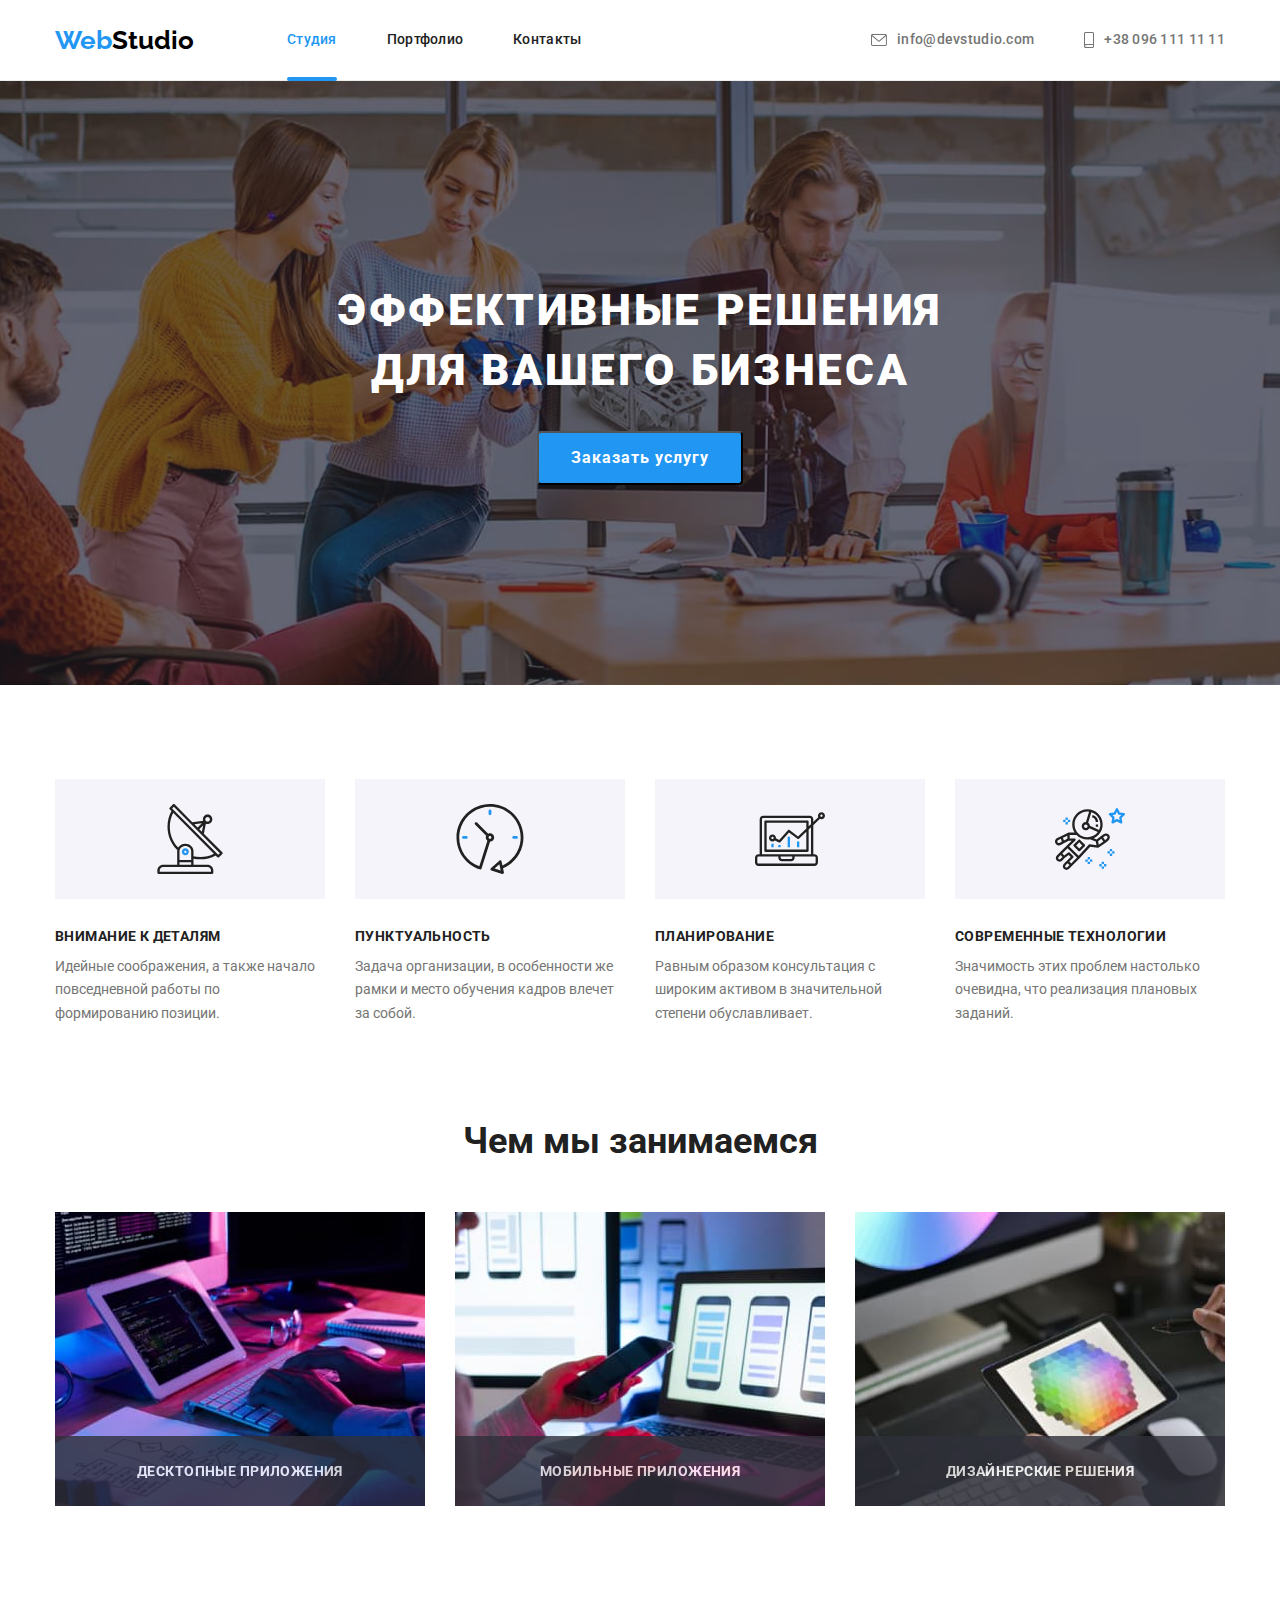
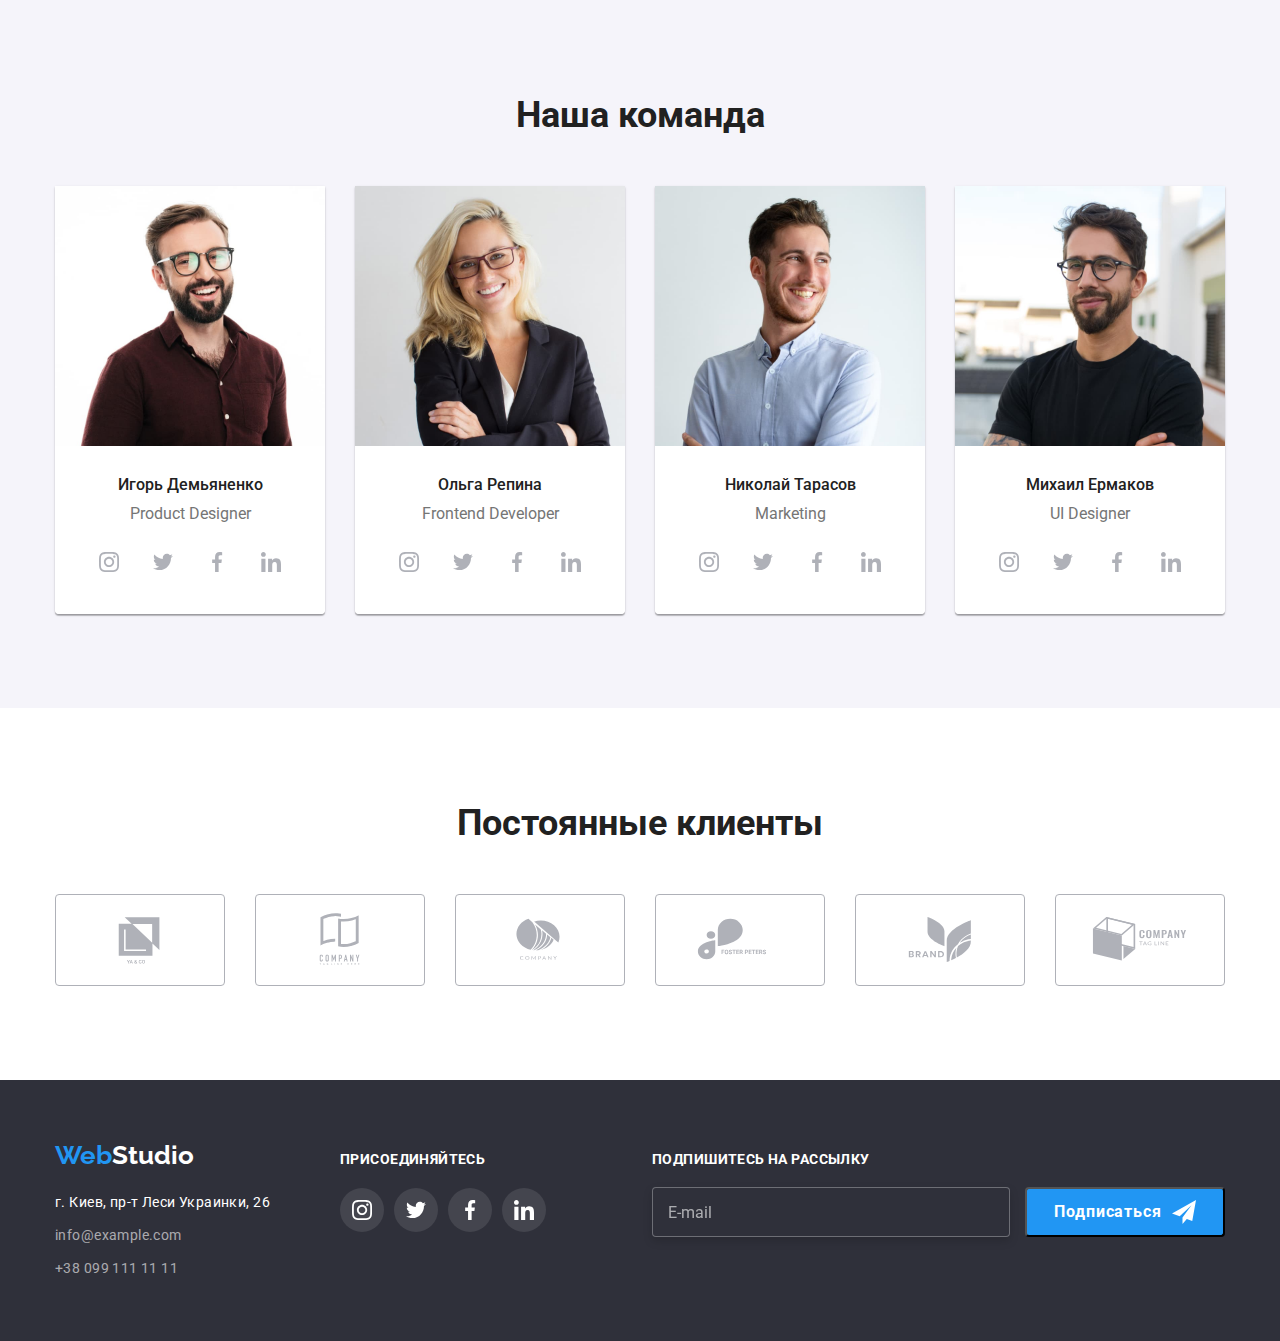
<file: index.html>
<!DOCTYPE html>
<html lang="ru">
  <head>
    <meta charset="UTF-8" />
    <meta http-equiv="X-UA-Compatible" content="IE=edge" />
    <meta name="viewport" content="width=device-width, initial-scale=1.0" />
    <title>VebStudio</title>
    <link rel="preconnect" href="https://fonts.googleapis.com" />
    <link rel="preconnect" href="https://fonts.gstatic.com" crossorigin />
    <link
      href="https://fonts.googleapis.com/css2?family=Dancing+Script&family=Raleway:wght@700&family=Roboto:wght@400;500;700;900&display=swap"
      rel="stylesheet"
    />
    <link
      rel="stylesheet"
      href="https://cdnjs.cloudflare.com/ajax/libs/modern-normalize/1.1.0/modern-normalize.min.css"
    />
    <link rel="stylesheet" href="./css/styles.css" />
  </head>
  <body>
    <!------------------------------------------------header--------------------------------------->
    <header class="page-header">
      <div class="container main-nav">
        <nav class="main-nav">
          <a href="" class="labe"> Web<span class="studio">Studio</span> </a>
          <ul class="site-nav list">
            <li class="link-margin">
              <a href="" class="active-studio serif klik">Студия</a>
            </li>
            <li class="link-margin">
              <a href="./portfolio.html" class="link klik">Портфолио</a>
            </li>
            <li class="link-margin"><a href="" class="link klik">Контакты</a></li>
          </ul>
        </nav>
        <ul class="mailtel list">
          <li class="link-margin">
            <a href="mailto:info@devstudio.com" class="mt link site-nav">
              <svg class="header-icons" width="16" height="12">
                <use href="./images/icons.svg#icon-envelope-hover-1"></use>
              </svg>
              info@devstudio.com
            </a>
          </li>
          <li class="">
            <a href="tel:+380961111111" class="mt link site-nav">
              <svg class="header-icons" width="10" height="16">
                <use href="./images/icons.svg#icon-smartphone-1"></use>
              </svg>

              +38 096 111 11 11
            </a>
          </li>
        </ul>
      </div>
    </header>
    <!-- ----------------------------------------------- HERO------------------------------------ -->
    <main>
      <section class="hero overlay">
        <div class="container cont-title-hero">
          <h1 class="title-hero cont-title-hero">ЭФФЕКТИВНЫЕ РЕШЕНИЯ ДЛЯ ВАШЕГО БИЗНЕСА</h1>

          <button type="button" class="button" data-modal-open>Заказать услугу</button>
        </div>
      </section>
      <!-- ---------------------------------------------------------------------преимущества -->

      <section class="section">
        <div class="container">
          <ul class="feature-list list">
            <li class="benefits-list">
              <div class="benefits-img-list">
                <svg width="70" height="70">
                  <use href="./images/icons.svg#icon-antenna"></use>
                </svg>
              </div>
              <h3 class="title-benefits">Внимание к деталям</h3>
              <p class="benefits">
                Идейные соображения, а также начало повседневной работы по формированию позиции.
              </p>
            </li>
            <li class="benefits-list">
              <div class="benefits-img-list">
                <svg width="70" height="70">
                  <use href="./images/icons.svg#icon-clock"></use>
                </svg>
              </div>
              <h3 class="title-benefits">Пунктуальность</h3>
              <p class="benefits">
                Задача организации, в особенности же рамки и место обучения кадров влечет за собой.
              </p>
            </li>
            <li class="benefits-list">
              <div class="benefits-img-list">
                <svg width="70" height="70">
                  <use href="./images/icons.svg#icon-diagram"></use>
                </svg>
              </div>
              <h3 class="title-benefits">Планирование</h3>
              <p class="benefits">
                Равным образом консультация с широким активом в значительной степени обуславливает.
              </p>
            </li>
            <li class="benefits-list">
              <div class="benefits-img-list">
                <svg width="70" height="70">
                  <use href="./images/icons.svg#icon-astronaut"></use>
                </svg>
              </div>
              <h3 class="title-benefits">Современные технологии</h3>
              <p class="benefits">
                Значимость этих проблем настолько очевидна, что реализация плановых заданий.
              </p>
            </li>
          </ul>
        </div>
      </section>
      <!----------------------------------------------------------------- картинки -->
      <section class="section pading-zero">
        <div class="container">
          <h2 class="zaholovok">Чем мы занимаемся</h2>
          <ul class="flex-container">
            <li class="flex-element">
              <div class="parents-overlay">
                <img src="./images/img1.jpg" alt="компьютер" width="370" height="294" />

                <div class="img-ovrl">
                  <p class="text-img-ovrl">Десктопные приложения</p>
                </div>
              </div>
            </li>
            <li class="flex-element">
              <div class="parents-overlay">
                <img src="./images/img2.jpg" alt="ноутбук" width="370" height="294" />

                <div class="img-ovrl">
                  <p class="text-img-ovrl">Мобильные приложения</p>
                </div>
              </div>
            </li>
            <li class="flex-element">
              <div class="parents-overlay">
                <img src="./images/img3.jpg" alt="планшет" width="370" height="294" />

                <div class="img-ovrl">
                  <p class="text-img-ovrl">Дизайнерские решения</p>
                </div>
              </div>
            </li>
          </ul>
        </div>
      </section>
      <!--------------------------------------------------------------------- команда -->
      <section class="section-comand section pading-zero">
        <div class="container">
          <h2 class="zaholovok-comands">Наша команда</h2>
          <ul class="feature-list list">
            <li class="shadow">
              <img src="./images/img5.jpg" alt="мужчина" width="270" />

              <div class="master-bottom">
                <h3 class="name-master">Игорь Демьяненко</h3>
                <p lang="en" class="job-master">Product Designer</p>
                <ul class="master-social-list list">
                  <li class="master-social-item">
                    <a href="" class="master-social-link">
                      <svg class="master-social-icon" width="20" height="20">
                        <use href="./images/icons.svg#icon-instagram"></use>
                      </svg>
                    </a>
                  </li>
                  <li class="master-social-item">
                    <a href="" class="master-social-link">
                      <svg class="master-social-icon" width="20" height="20  ">
                        <use href="./images/icons.svg#icon-twitter"></use>
                      </svg>
                    </a>
                  </li>
                  <li class="master-social-item">
                    <a href="" class="master-social-link">
                      <svg class="master-social-icon" width="20" height="20">
                        <use href="./images/icons.svg#icon-facebook"></use>
                      </svg>
                    </a>
                  </li>
                  <li class="master-social-item">
                    <a href="" class="master-social-link">
                      <svg class="master-social-icon" width="20" height="20">
                        <use href="./images/icons.svg#icon-linkedin"></use>
                      </svg>
                    </a>
                  </li>
                </ul>
              </div>
            </li>
            <li class="shadow">
              <img src="./images/img6.jpg" alt="женщина" width="270" />

              <div class="master-bottom">
                <h3 class="name-master">Ольга Репина</h3>
                <p lang="en" class="job-master">Frontend Developer</p>
                <ul class="master-social-list list">
                  <li class="master-social-item">
                    <a href="" class="master-social-link">
                      <svg class="master-social-icon" width="20" height="20">
                        <use href="./images/icons.svg#icon-instagram"></use>
                      </svg>
                    </a>
                  </li>
                  <li class="master-social-item">
                    <a href="" class="master-social-link">
                      <svg class="master-social-icon" width="20" height="20  ">
                        <use href="./images/icons.svg#icon-twitter"></use>
                      </svg>
                    </a>
                  </li>
                  <li class="master-social-item">
                    <a href="" class="master-social-link">
                      <svg class="master-social-icon" width="20" height="20">
                        <use href="./images/icons.svg#icon-facebook"></use>
                      </svg>
                    </a>
                  </li>
                  <li class="master-social-item">
                    <a href="" class="master-social-link">
                      <svg class="master-social-icon" width="20" height="20">
                        <use href="./images/icons.svg#icon-linkedin"></use>
                      </svg>
                    </a>
                  </li>
                </ul>
              </div>
            </li>
            <li class="shadow">
              <img src="./images/img7.jpg" alt="мужчина" width="270" />

              <div class="master-bottom">
                <h3 class="name-master">Николай Тарасов</h3>
                <p lang="en" class="job-master">Marketing</p>
                <ul class="master-social-list list">
                  <li class="master-social-item">
                    <a href="" class="master-social-link">
                      <svg class="master-social-icon" width="20" height="20">
                        <use href="./images/icons.svg#icon-instagram"></use>
                      </svg>
                    </a>
                  </li>
                  <li class="master-social-item">
                    <a href="" class="master-social-link">
                      <svg class="master-social-icon" width="20" height="20  ">
                        <use href="./images/icons.svg#icon-twitter"></use>
                      </svg>
                    </a>
                  </li>
                  <li class="master-social-item">
                    <a href="" class="master-social-link">
                      <svg class="master-social-icon" width="20" height="20">
                        <use href="./images/icons.svg#icon-facebook"></use>
                      </svg>
                    </a>
                  </li>
                  <li class="master-social-item">
                    <a href="" class="master-social-link">
                      <svg class="master-social-icon" width="20" height="20">
                        <use href="./images/icons.svg#icon-linkedin"></use>
                      </svg>
                    </a>
                  </li>
                </ul>
              </div>
            </li>
            <li class="shadow">
              <img src="./images/img8.jpg" alt="мужчина" width="270" />

              <div class="master-bottom">
                <h3 class="name-master">Михаил Ермаков</h3>
                <p lang="en" class="job-master">UI Designer</p>
                <ul class="master-social-list list">
                  <li class="master-social-item">
                    <a href="" class="master-social-link">
                      <svg class="master-social-icon" width="20" height="20">
                        <use href="./images/icons.svg#icon-instagram"></use>
                      </svg>
                    </a>
                  </li>
                  <li class="master-social-item">
                    <a href="" class="master-social-link">
                      <svg class="master-social-icon" width="20" height="20  ">
                        <use href="./images/icons.svg#icon-twitter"></use>
                      </svg>
                    </a>
                  </li>
                  <li class="master-social-item">
                    <a href="" class="master-social-link">
                      <svg class="master-social-icon" width="20" height="20">
                        <use href="./images/icons.svg#icon-facebook"></use>
                      </svg>
                    </a>
                  </li>
                  <li class="master-social-item">
                    <a href="" class="master-social-link">
                      <svg class="master-social-icon" width="20" height="20">
                        <use href="./images/icons.svg#icon-linkedin"></use>
                      </svg>
                    </a>
                  </li>
                </ul>
              </div>
            </li>
          </ul>
        </div>
      </section>

      <!-- ------------------------regular-client-------------------- -->
      <section class="section">
        <div class="container">
          <h2 class="zaholovok">Постоянные клиенты</h2>
          <ul class="regular-client-list list">
            <li class="regular-client-list-mrg">
              <a href="" class="regular-client-link">
                <svg class="regular-client-icon" width="106" height="60">
                  <use href="./images/icons.svg#icon-Logo1"></use>
                </svg>
              </a>
            </li>
            <li class="regular-client-list-mrg">
              <a href="" class="regular-client-link">
                <svg class="regular-client-icon" width="106" height="60">
                  <use href="./images/icons.svg#icon-Logo2"></use>
                </svg>
              </a>
            </li>
            <li class="regular-client-list-mrg">
              <a href="" class="regular-client-link">
                <svg class="regular-client-icon" width="106" height="60">
                  <use href="./images/icons.svg#icon-Logo3"></use>
                </svg>
              </a>
            </li>
            <li class="regular-client-list-mrg">
              <a href="" class="regular-client-link">
                <svg class="regular-client-icon" width="106" height="60">
                  <use href="./images/icons.svg#icon-Logo4"></use>
                </svg>
              </a>
            </li>
            <li class="regular-client-list-mrg">
              <a href="" class="regular-client-link">
                <svg class="regular-client-icon" width="106" height="60">
                  <use href="./images/icons.svg#icon-Logo5"></use>
                </svg>
              </a>
            </li>
            <li class="regular-client-list-mrg">
              <a href="" class="regular-client-link">
                <svg class="regular-client-icon" width="106" height="60">
                  <use href="./images/icons.svg#icon-Logo6"></use>
                </svg>
              </a>
            </li>
          </ul>
        </div>
      </section>
    </main>
    <!-- ------------------------------------------------------modalka-------------------- -->
    <div class="backdrop is-hidden" data-modal>
      <div class="modal">
        <form class="form">
          <p class="text-title-modal">Оставьте свои данные, мы вам перезвоним</p>
          <div class="form-field">
            <label for="user-name" class="form-label">Имя</label>
            <div class="input-div">
              <input type="text" name="user-name" id="user-name" />
              <svg class="form-pic" width="18" height="18">
                <use href="./images/icons.svg#icon-person-black-18dp-1"></use>
              </svg>
            </div>
          </div>
          <div class="form-field">
            <label for="tel" class="form-label">Телефон</label>
            <div class="input-div">
              <input type="tel" name="user-tel" id="tel" />
              <svg class="form-pic" width="18" height="18">
                <use href="./images/icons.svg#icon-phone-black-18dp-1"></use>
              </svg>
            </div>
          </div>
          <div class="form-field">
            <label for="email" class="form-label">Почта</label>
            <div class="input-div">
              <input type="email" name="user-mail" id="email" />
              <svg class="form-pic" width="18" height="18">
                <use href="./images/icons.svg#icon-email-black-18dp-1"></use>
              </svg>
            </div>
          </div>
          <div class="form-field">
            <label for="text" class="form-label">Комментарий</label>
            <textarea
              name="text-coments"
              id="text"
              rows="10"
              placeholder="Введите текст"
            ></textarea>
          </div>

          <div class="box-text-agree">
            <label for="okay" class="text-agree">
              <input class="checkbox-input" type="checkbox" name="zhoda" id="okay" value="okay" />
              <span class="custom-checkboxx"></span>
              Соглашаюсь с рассылкой и принимаю &thinsp;
              <a href="" class="form-link-agree"> Условия договора</a></label
            >
          </div>

          <button type="submit" class="mdl-enter-btn">Отправить</button>

          <button type="button" class="mdl-close-btn" data-modal-close>
            <svg class="mdl-close-btn-icon" width="18" height="18">
              <use href="./images/icons.svg#icon-close-btn-icn"></use>
            </svg>
          </button>
        </form>
      </div>
    </div>
    <!----------------------------footer----------------- -->
    <footer class="foter">
      <div class="container footer-flex">
        <div>
          <a href="" class="logo-fot"> Web<span class="studio-footer">Studio</span> </a>

          <address>
            <ul class="footer-list">
              <li class="list-margin-foter">
                <a
                  class="footer-href"
                  href="https://goo.gl/maps/ryX1TbydcaV9eqmX7"
                  target="_blank"
                  rel="noopener noreferre"
                  >г. Киев, пр-т Леси Украинки, 26</a
                >
              </li>
              <li class="list-margin-foter">
                <a class="footer-href transparent" href="mailto:info@example.com"
                  >info@example.com</a
                >
              </li>
              <li class="list-margin-foter">
                <a class="footer-href transparent" href="tel:+380961111111">+38 099 111 11 11</a>
              </li>
            </ul>
          </address>
        </div>
        <div class="footer-icon">
          <h3 class="footer-icon-text">ПРИСОЕДИНЯЙТЕСЬ</h3>
          <ul class="master-social-list list">
            <li class="master-social-item">
              <a href="" class="master-social-link color-icon-footer">
                <svg class="master-social-icon colr-icn-img-ftr" width="20" height="20">
                  <use href="./images/icons.svg#icon-instagram"></use>
                </svg>
              </a>
            </li>
            <li class="master-social-item">
              <a href="" class="master-social-link color-icon-footer">
                <svg class="master-social-icon colr-icn-img-ftr" width="20" height="20  ">
                  <use href="./images/icons.svg#icon-twitter"></use>
                </svg>
              </a>
            </li>
            <li class="master-social-item">
              <a href="" class="master-social-link color-icon-footer">
                <svg class="master-social-icon colr-icn-img-ftr" width="20" height="20">
                  <use href="./images/icons.svg#icon-facebook"></use>
                </svg>
              </a>
            </li>
            <li class="master-social-item">
              <a href="" class="master-social-link color-icon-footer">
                <svg class="master-social-icon colr-icn-img-ftr" width="20" height="20">
                  <use href="./images/icons.svg#icon-linkedin"></use>
                </svg>
              </a>
            </li>
          </ul>
        </div>

        <form class="email-input">
          <h3 class="footer-email-text">Подпишитесь на рассылку</h3>
          <div class="footer-input-div">
            <input name="mail-subscribtion" type="email" placeholder="E-mail" />
            <button type="submit" class="footer-enter-btn">
              Подписаться
              <svg class="send" width="24" height="24">
                <use href="./images/icons.svg#icon-icon-send"></use>
              </svg>
            </button>
          </div>
        </form>
      </div>
    </footer>
    <script src="./js/modal.js"></script>
  </body>
</html>
</file>
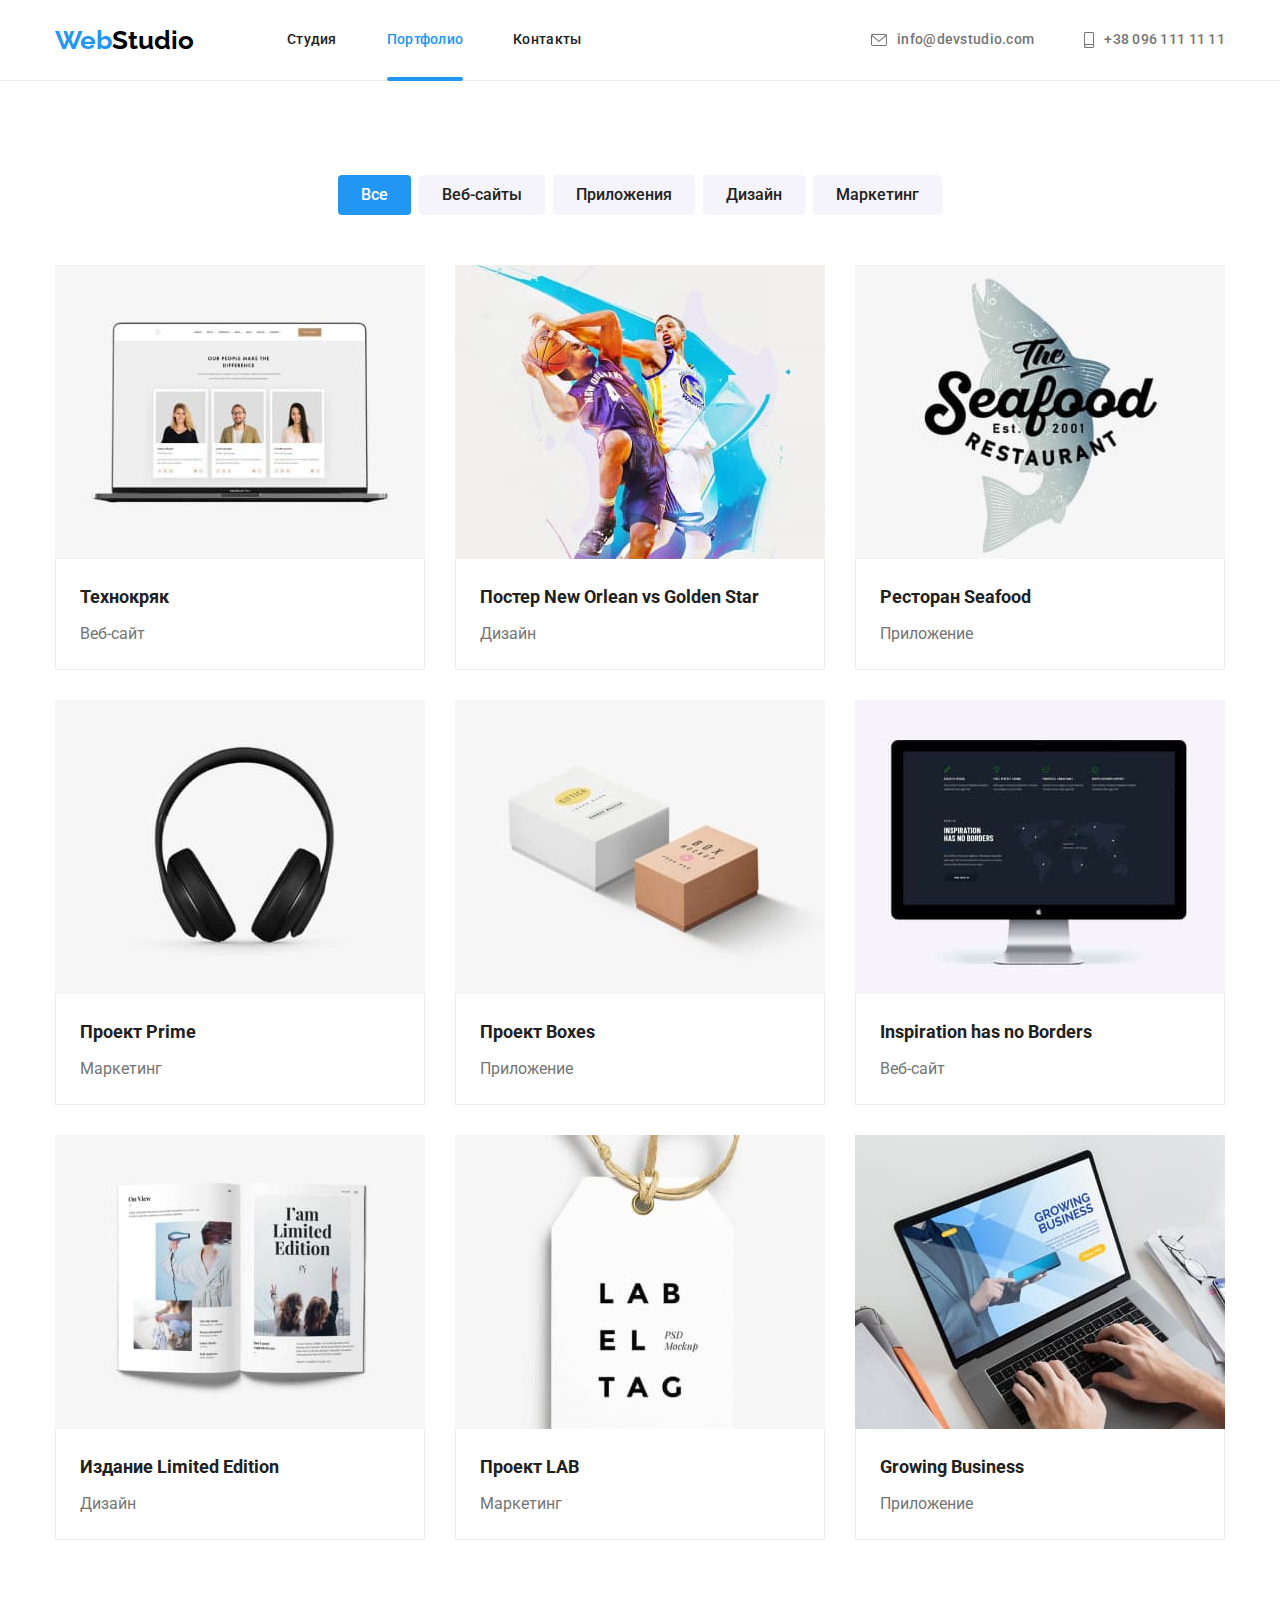
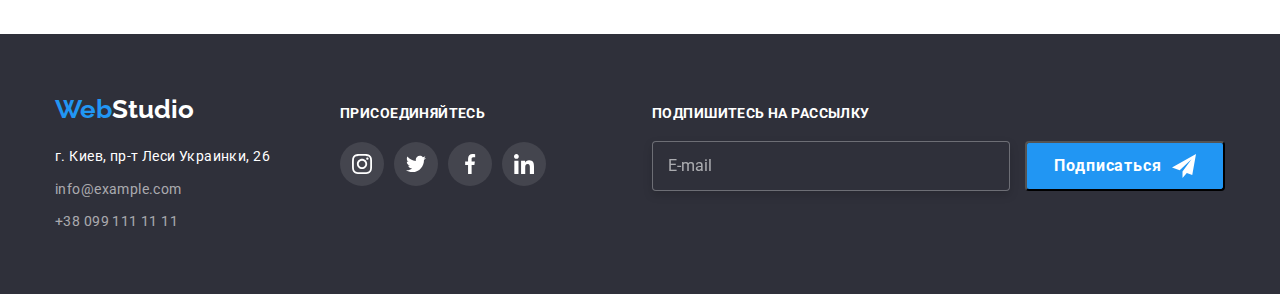
<file: portfolio.html>
<!DOCTYPE html>
<html lang="en">
  <head>
    <meta charset="UTF-8" />
    <meta http-equiv="X-UA-Compatible" content="IE=edge" />
    <meta name="viewport" content="width=device-width, initial-scale=1.0" />
    <title>Portfolio</title>
    <link rel="preconnect" href="https://fonts.googleapis.com" />
    <link rel="preconnect" href="https://fonts.gstatic.com" crossorigin />
    <link
      href="https://fonts.googleapis.com/css2?family=Dancing+Script&family=Raleway:wght@700&family=Roboto:wght@400;500;700;900&display=swap"
      rel="stylesheet"
    />
    <link
      rel="stylesheet"
      href="https://cdnjs.cloudflare.com/ajax/libs/modern-normalize/1.1.0/modern-normalize.min.css"
    />
    <link rel="stylesheet" href="./css/styles.css" />
  </head>
  <body>
    <!-- ---------------------------------------header ---------------------------------------------->
    <header class="page-header">
      <div class="container main-nav">
        <nav class="main-nav">
          <a href="./index.html" class="labe"> Web<span class="studio">Studio</span> </a>
          <ul class="site-nav list">
            <li class="link-margin">
              <a href="./index.html" class="link serif klik">Студия</a>
            </li>
            <li class="link-margin">
              <a href="./portfolio.html" class="active-portfolio serif klik">Портфолио</a>
            </li>
            <li class="link-margin"><a href="" class="link klik">Контакты</a></li>
          </ul>
        </nav>
        <ul class="mailtel list">
          <li class="link-margin">
            <a href="mailto:info@devstudio.com" class="mt link site-nav">
              <svg class="header-icons" width="16" height="12">
                <use href="./images/icons.svg#icon-envelope-hover-1"></use>
              </svg>
              info@devstudio.com
            </a>
          </li>
          <li class="">
            <a href="tel:+380961111111" class="mt link site-nav">
              <svg class="header-icons" width="10" height="16">
                <use href="./images/icons.svg#icon-smartphone-1"></use>
              </svg>

              +38 096 111 11 11
            </a>
          </li>
        </ul>
      </div>
    </header>

    <!-- --------------------------------------------------------main-------- -->
    <main>
      <section class="section">
        <div class="container">
          <ul class="feature-list-button list">
            <li class="list-button">
              <button type="button" class="active-button-portfolio">Все</button>
            </li>
            <li class="list-button">
              <button type="button" class="button-portfolio">Веб-сайты</button>
            </li>
            <li class="list-button">
              <button type="button" class="button-portfolio">Приложения</button>
            </li>
            <li class="list-button">
              <button type="button" class="button-portfolio">Дизайн</button>
            </li>
            <li class="list-button">
              <button type="button" class="button-portfolio">Маркетинг</button>
            </li>
          </ul>

          <ul class="flex-container">
            <li class="flex-element">
              <a href="" class="link-hover-shadow">
                <div class="parents-overlay">
                  <img src="./images-portf/img2.1.jpg" alt="ноутбук" width="370" />
                  <div class="blue-overlay">
                    <p class="text-overlay">
                      Технокряк это современная площадка распространения коронавируса. Компании
                      используют эту платформу для цифрового шпионажа и атак на защищённые сервера
                      конкурентов.
                    </p>
                  </div>
                </div>

                <div class="border-img">
                  <h3 class="name-card">Технокряк</h3>
                  <p class="content-card">Веб-сайт</p>
                </div>
              </a>
            </li>
            <li class="flex-element">
              <a href="" class="link-hover-shadow">
                <div class="parents-overlay">
                  <img src="./images-portf/img2.2.jpg" alt="баскетболисты" width="370" />
                  <div class="blue-overlay">
                    <p class="text-overlay">
                      Lorem ipsum dolor sit amet consectetur adipisicing elit. Accusamus facilis
                      unde reiciendis reprehenderit inventore ad, repellendus quaerat hic laboriosam
                      dicta?
                    </p>
                  </div>
                </div>
                <div class="border-img">
                  <h3 class="name-card">Постер New Orlean vs Golden Star</h3>
                  <p class="content-card">Дизайн</p>
                </div>
              </a>
            </li>
            <li class="flex-element">
              <a href="" class="link-hover-shadow">
                <div class="parents-overlay">
                  <img src="./images-portf/img2.3.jpg" alt="логотип" width="370" />
                  <div class="blue-overlay">
                    <p class="text-overlay">
                      Lorem ipsum dolor sit amet consectetur adipisicing elit. Accusamus facilis
                      unde reiciendis reprehenderit inventore ad, repellendus quaerat hic laboriosam
                      dicta?
                    </p>
                  </div>
                </div>
                <div class="border-img">
                  <h3 class="name-card">Ресторан Seafood</h3>
                  <p class="content-card">Приложение</p>
                </div>
              </a>
            </li>
            <li class="flex-element">
              <a href="" class="link-hover-shadow">
                <div class="parents-overlay">
                  <img src="./images-portf/img2.4.jpg" alt="наушники" width="370" />
                  <div class="blue-overlay">
                    <p class="text-overlay">
                      Lorem ipsum dolor sit amet consectetur adipisicing elit. Accusamus facilis
                      unde reiciendis reprehenderit inventore ad, repellendus quaerat hic laboriosam
                      dicta?
                    </p>
                  </div>
                </div>
                <div class="border-img">
                  <h3 class="name-card">Проект Prime</h3>
                  <p class="content-card">Маркетинг</p>
                </div>
              </a>
            </li>
            <li class="flex-element">
              <a href="" class="link-hover-shadow">
                <div class="parents-overlay">
                  <img src="./images-portf/img2.5.jpg" alt="коробка" width="370" />
                  <div class="blue-overlay">
                    <p class="text-overlay">
                      Lorem ipsum dolor sit amet consectetur adipisicing elit. Accusamus facilis
                      unde reiciendis reprehenderit inventore ad, repellendus quaerat hic laboriosam
                      dicta?
                    </p>
                  </div>
                </div>
                <div class="border-img">
                  <h3 class="name-card">Проект Boxes</h3>
                  <p class="content-card">Приложение</p>
                </div>
              </a>
            </li>
            <li class="flex-element">
              <a href="" class="link-hover-shadow">
                <div class="parents-overlay">
                  <img src="./images-portf/img2.6.jpg" alt="компьютер" width="370" />
                  <div class="blue-overlay">
                    <p class="text-overlay">
                      Lorem ipsum dolor sit amet consectetur adipisicing elit. Accusamus facilis
                      unde reiciendis reprehenderit inventore ad, repellendus quaerat hic laboriosam
                      dicta?
                    </p>
                  </div>
                </div>
                <div class="border-img">
                  <h3 lang="en" class="name-card">Inspiration has no Borders</h3>
                  <p class="content-card">Веб-сайт</p>
                </div>
              </a>
            </li>
            <li class="flex-element">
              <a href="" class="link-hover-shadow">
                <div class="parents-overlay">
                  <img src="./images-portf/img2.7.jpg" alt="книга" width="370" />
                  <div class="blue-overlay">
                    <p class="text-overlay">
                      Lorem ipsum dolor sit amet consectetur adipisicing elit. Accusamus facilis
                      unde reiciendis reprehenderit inventore ad, repellendus quaerat hic laboriosam
                      dicta?
                    </p>
                  </div>
                </div>
                <div class="border-img">
                  <h3 class="name-card">Издание Limited Edition</h3>
                  <p class="content-card">Дизайн</p>
                </div>
              </a>
            </li>
            <li class="flex-element">
              <a href="" class="link-hover-shadow">
                <div class="parents-overlay">
                  <img src="./images-portf/img2.8.jpg" alt="бирка" width="370" />
                  <div class="blue-overlay">
                    <p class="text-overlay">
                      Lorem ipsum dolor sit amet consectetur adipisicing elit. Accusamus facilis
                      unde reiciendis reprehenderit inventore ad, repellendus quaerat hic laboriosam
                      dicta?
                    </p>
                  </div>
                </div>
                <div class="border-img">
                  <h3 class="name-card">Проект LAB</h3>
                  <p class="content-card">Маркетинг</p>
                </div>
              </a>
            </li>
            <li class="flex-element">
              <a href="" class="link-hover-shadow">
                <div class="parents-overlay">
                  <img src="./images-portf/img2.9.jpg" alt="ноутбук" width="370" />
                  <div class="blue-overlay">
                    <p class="text-overlay">
                      Lorem ipsum dolor sit amet consectetur adipisicing elit. Accusamus facilis
                      unde reiciendis reprehenderit inventore ad, repellendus quaerat hic laboriosam
                      dicta?
                    </p>
                  </div>
                </div>
                <div class="border-img">
                  <h3 lang="en" class="name-card">Growing Business</h3>
                  <p class="content-card">Приложение</p>
                </div>
              </a>
            </li>
          </ul>
        </div>
      </section>
    </main>
    <!-- ---------------------------footer---------------------- -->
    <footer class="foter">
      <div class="container footer-flex">
        <div>
          <a href="./index.html" class="logo-fot"> Web<span class="studio-footer">Studio</span> </a>

          <address>
            <ul class="footer-list">
              <li class="list-margin-foter">
                <a
                  class="footer-href"
                  href="https://goo.gl/maps/ryX1TbydcaV9eqmX7"
                  target="_blank"
                  rel="noopener noreferre"
                  >г. Киев, пр-т Леси Украинки, 26</a
                >
              </li>
              <li class="list-margin-foter">
                <a class="footer-href transparent" href="mailto:info@example.com"
                  >info@example.com</a
                >
              </li>
              <li class="list-margin-foter">
                <a class="footer-href transparent" href="tel:+380961111111">+38 099 111 11 11</a>
              </li>
            </ul>
          </address>
        </div>
        <div class="footer-icon">
          <h3 class="footer-icon-text">ПРИСОЕДИНЯЙТЕСЬ</h3>
          <ul class="master-social-list list">
            <li class="master-social-item">
              <a href="" class="master-social-link color-icon-footer">
                <svg class="master-social-icon colr-icn-img-ftr" width="20" height="20">
                  <use href="./images/icons.svg#icon-instagram"></use>
                </svg>
              </a>
            </li>
            <li class="master-social-item">
              <a href="" class="master-social-link color-icon-footer">
                <svg class="master-social-icon colr-icn-img-ftr" width="20" height="20  ">
                  <use href="./images/icons.svg#icon-twitter"></use>
                </svg>
              </a>
            </li>
            <li class="master-social-item">
              <a href="" class="master-social-link color-icon-footer">
                <svg class="master-social-icon colr-icn-img-ftr" width="20" height="20">
                  <use href="./images/icons.svg#icon-facebook"></use>
                </svg>
              </a>
            </li>
            <li class="master-social-item">
              <a href="" class="master-social-link color-icon-footer">
                <svg class="master-social-icon colr-icn-img-ftr" width="20" height="20">
                  <use href="./images/icons.svg#icon-linkedin"></use>
                </svg>
              </a>
            </li>
          </ul>
        </div>
        <form class="email-input">
          <h3 class="footer-email-text">Подпишитесь на рассылку</h3>
          <div class="footer-input-div">
            <input name="mail-subscribtion" type="email" placeholder="E-mail" />
            <button type="submit" class="footer-enter-btn">
              Подписаться

              <svg class="send" width="24" height="24">
                <use href="./images/icons.svg#icon-icon-send-1"></use>
              </svg>
            </button>
          </div>
        </form>
      </div>
    </footer>
  </body>
</html>
</file>
<file: css/styles.css>
:root {
  --primary-text-color: #212121;
  --accent-color: #2196f3;
  --bgc-text-hero: #fff;
  --hero-bgc: #2f303a;
  --benefits: #757575;
  --zaholovokh2: #212121;
  --bcg-comand-and-button-filter: #f5f4fa;
  --icon-color: #afb1b8;
  --transition-d: 250ms;
  --transition-t: cubic-bezier(0.4, 0, 0.2, 1);
}

body {
  font-family: 'Roboto', sans-serif;
  background-color: var(--bgc-text-hero);
  color: var(--primary-text-color);
}
h1,
h2,
h3,
p,
ul {
  margin: 0;
  padding: 0;
}
img {
  display: block;
}
a {
  text-decoration: none;
}

textarea {
  resize: none;
}
.zaholovok {
  font-size: 36px;
  line-height: 42px;
  color: var(--zaholovokh2);
  margin-bottom: 50px;
  text-align: center;
}
.zaholovok-comands {
  font-size: 36px;
  line-height: 42px;
  color: var(--zaholovokh2);

  margin-bottom: 50px;
  text-align: center;
}
/* ---------------------------------proba---------------- */

/*------------------------------------------------------ header------------------------ */
.list {
  list-style: none;
}
.main-nav {
  display: flex;
  align-items: center;
}
.page-header {
  border-bottom: 1px solid #ececec;
}
.container {
  width: 1200px;

  margin-left: auto;
  margin-right: auto;
  padding-left: 15px;
  padding-right: 15px;
}
.section {
  padding-top: 94px;
  padding-bottom: 94px;
}

.labe {
  font-family: 'Raleway';
  font-weight: bold;
  font-size: 26px;
  line-height: 1.19;
  color: var(--accent-color);
  text-decoration: none;
  margin-right: 93px;
}
.klik {
  padding-top: 32px;
  padding-bottom: 32px;
  display: block;
}
.active-studio {
  color: var(--accent-color);
}
.active-portfolio {
  color: var(--accent-color);
}
.active {
  color: var(--accent-color);
}
.studio {
  color: #000000;
}
.serif {
  font-style: normal;
  font-weight: 500;
  font-size: 14px;
  line-height: 1.14;
  letter-spacing: 0.02em;
  text-decoration: none;
}

/* ------------------------------------подчеркивание-елемента------------ */
.active-studio.klik::after {
  position: absolute;
  bottom: -1px;
  left: 0;
  content: '';
  width: 100%;
  height: 4px;
  background-color: var(--accent-color);
  border-radius: 2px;
}
.active-portfolio.klik::after {
  position: absolute;
  bottom: -1px;
  left: 0;
  content: '';
  width: 100%;
  height: 4px;
  background-color: var(--accent-color);
  border-radius: 2px;
}
.link-margin {
  margin-right: 50px;
  position: relative;
}
.link-margin:last-child {
  margin-right: 0;
}

.site-nav {
  display: flex;
  align-items: center;
  transition-property: color;
}
.site-nav .link {
  color: var(--primary-text-color);
}
.site-nav .link:hover {
  color: var(--accent-color);
}
.site-nav .link:focus {
  color: var(--accent-color);
}
.link {
  font-weight: 500;
  font-size: 14px;
  line-height: 1.14;
  letter-spacing: 0.02em;
  text-decoration: none;
  padding-top: 32px;
  padding-bottom: 32px;
  transition-duration: var(--transition-d);
  transition-timing-function: var(--transition-t);
  /* transition-property: fill; */
}
.link:hover .header-icons {
  fill: var(--accent-color);
}
.link:focus .header-icons {
  fill: var(--accent-color);
}
/* -----------хедер nav правый верх */
.mailtel {
  display: flex;
  margin-left: auto;
}
.mailtel .mt {
  color: var(--benefits);
  text-decoration: none;
  transition-property: color;
}
.mailtel .mt:hover {
  color: var(--accent-color);
}
.mailtel .mt:focus {
  color: var(--accent-color);
}

.mt {
  font-weight: 500;
  font-size: 14px;
  line-height: 1.14;
  letter-spacing: 0.02em;
  transition-duration: var(--transition-d);
  transition-timing-function: var(--transition-t);
  transition-property: color;
}

/* -------------------------------------------hero--------------------------------- */
.hero {
  padding-top: 200px;
  padding-bottom: 200px;
  margin-top: 0;
  max-width: 1600px;

  margin-right: auto;
  margin-left: auto;
  background-color: var(--hero-bgc);
  text-align: center;
}
.overlay {
  background-image: linear-gradient(to right, rgba(47, 48, 58, 0.4), rgba(47, 48, 58, 0.4)),
    url(../images/hero-bg.jpg);
  background-repeat: no-repeat;
  background-position: center;
  background-size: cover;
}
.title-hero {
  font-weight: 900;
  font-size: 44px;
  line-height: 1.36;
  color: var(--bgc-text-hero);
  margin-top: 0;
  margin-bottom: 30px;
  max-width: 696px;
  margin-left: auto;
  margin-right: auto;
  letter-spacing: 0.06em;
}
.cont-title-hero {
  text-align: center;
}
/* ----------------------------------------button--------------------------- */

.button {
  border-radius: 4px;
  padding: 10px 32px;
  cursor: pointer;
  color: var(--bgc-text-hero);
  background-color: var(--accent-color);
  font-weight: bold;
  font-size: 16px;
  line-height: 1.87;
  letter-spacing: 0.06em;
  transition-property: background-color;
  transition-duration: var(--transition-d);
  transition-timing-function: var(--transition-t);
}
.button:hover {
  background-color: #188ce8;
}
/* ----------------------------------------benefits */

.pading-zero {
  padding-top: 0px;
}
.benefits-img-list {
  width: 270px;
  height: 120px;
  background-color: var(--bcg-comand-and-button-filter);
  margin-bottom: 30px;
  display: flex;
  justify-content: center;
  align-items: center;
}

/* ---------управление Дисплей Флексом на списках,кроме Хедера и Футера */
.feature-list {
  display: flex;
  margin: 0;
  padding-left: 0;
}

.feature-list-button {
  display: flex;
  justify-content: center;
  margin-top: 0;
  margin-bottom: 50px;
}

.title-benefits {
  font-weight: bold;
  font-size: 14px;
  line-height: 1.14;
  letter-spacing: 0.03em;
  text-transform: uppercase;
  margin-bottom: 10px;
}
.benefits {
  font-size: 14px;
  line-height: 1.71;
  color: var(--benefits);
}
.benefits-list {
  width: 270px;
  margin-right: 30px;
}
.benefits-list:nth-child(4) {
  margin-right: 0px;
}
.img-ovrl {
  background-color: var(--hero-bgc);
  opacity: 0.8;
  position: absolute;
  bottom: 0;
  left: 0;
  width: 370px;
  height: 70px;
  padding-top: 27px;
  padding-bottom: 27px;
}
.text-img-ovrl {
  font-weight: bold;
  font-size: 14px;
  line-height: 16px;
  text-align: center;
  letter-spacing: 0.03em;
  text-transform: uppercase;
  color: var(--bgc-text-hero);
}
/* ------------------------------------comand-master--------------- */

.section-comand {
  background-color: var(--bcg-comand-and-button-filter);
  padding-top: 94px;
}

.name-master {
  font-weight: 500;
  font-size: 16px;
  line-height: 1.18;
}

.job-master {
  font-weight: normal;
  font-size: 16px;
  line-height: 1.18;
  color: var(--benefits);
  margin-top: 10px;
  margin-bottom: 16px;
}
.master-bottom {
  background-color: #fff;
  text-align: center;

  padding-top: 30px;
  padding-bottom: 30px;
  border-radius: 0px 0px 4px 4px;
}
.shadow {
  margin-right: 30px;
  box-shadow: 0px 1px 3px rgba(0, 0, 0, 0.12), 0px 1px 1px rgba(0, 0, 0, 0.14),
    0px 2px 1px rgba(0, 0, 0, 0.2);
  border-radius: 0px 0px 4px 4px;
}
.shadow:nth-child(4) {
  margin-right: 0px;
}
.shadow-img {
  box-shadow: 0px 1px 3px rgba(0, 0, 0, 0.12), 0px 1px 1px rgba(0, 0, 0, 0.14),
    0px 2px 1px rgba(0, 0, 0, 0.2);
  border-radius: 0px 0px 4px 4px;
}

.master-social-list {
  display: flex;
  justify-content: center;
}
.master-social-item + .master-social-item {
  margin-left: 10px;
}
.master-social-link {
  width: 44px;
  height: 44px;
  background-color: var(--bgc-text-hero);
  display: flex;
  justify-content: center;
  align-items: center;
  border-radius: 50%;
  transition-duration: var(--transition-d);
  transition-timing-function: var(--transition-t);
  transition-property: background-color;
}
.master-social-link:hover,
.master-social-link:focus {
  background-color: var(--accent-color);
}

.master-social-link:hover .master-social-icon,
.master-social-link:focus .master-social-icon {
  fill: var(--bgc-text-hero);
}

.master-social-icon {
  fill: var(--icon-color);
  transition-duration: var(--transition-d);
  transition-timing-function: var(--transition-t);
  transition-property: fill;
}

/* ---------------------------------------regular-client-------------------- */
.regular-client-list {
  display: flex;
  margin-right: -30px;
}
.regular-client-list-mrg {
  margin-right: 30px;
}
.regular-client-link {
  display: flex;
  width: 170px;
  height: 92px;
  border-width: 1px;
  border-style: solid;
  border-color: var(--icon-color);
  border-radius: 4px;
  justify-content: center;
  align-items: center;
  transition-duration: var(--transition-d);
  transition-timing-function: var(--transition-t);
  transition-property: border-color;
}
.regular-client-link:focus,
.regular-client-link:hover {
  border-color: var(--accent-color);
}

.regular-client-icon {
  fill: var(--icon-color);
  transition-duration: var(--transition-d);
  transition-timing-function: var(--transition-t);
  transition-property: fill;
}
.regular-client-icon:hover {
  fill: var(--accent-color);
}
.regular-client-link:hover .regular-client-icon,
.regular-client-link:focus .regular-client-icon {
  fill: var(--accent-color);
}

.header-icons {
  fill: var(--benefits);
  margin-right: 10px;
  transition-duration: var(--transition-d);
  transition-timing-function: var(--transition-t);
  transition-property: fill;
}
.header-icons:hover {
  fill: var(--accent-color);
}

/* ----------------------------foter-------------- */

.footer-list {
  list-style: none;
}
.foter {
  background-color: var(--hero-bgc);
  padding-top: 60px;
  padding-bottom: 60px;
}
.logo-fot {
  font-family: 'Raleway';
  font-weight: bold;
  font-size: 26px;
  line-height: 1.19;
  color: var(--accent-color);
  text-decoration: none;
  margin-bottom: 20px;
  display: block;
}
.list-margin-foter {
  margin-bottom: 9px;
}
.list-margin-foter:last-child {
  margin-bottom: 0px;
}
.studio-footer {
  color: var(--bgc-text-hero);
}
.footer-href {
  color: var(--bgc-text-hero);
  font-family: Roboto;
  font-style: normal;
  font-weight: normal;
  font-size: 14px;
  line-height: 1.71;
  letter-spacing: 0.03em;
  text-decoration: none;
}
.transparent {
  color: rgba(255, 255, 255, 0.6);
  text-decoration: none;
  transition-duration: var(--transition-d);
  transition-timing-function: var(--transition-t);
  transition-property: color;
}
.transparent:hover {
  color: var(--bgc-text-hero);
}
.footer-flex {
  display: flex;
  align-items: baseline;
}
.footer-icon {
  margin-left: 70px;
}
.footer-icon-text {
  font-weight: bold;
  font-size: 14px;
  line-height: 1.14;
  letter-spacing: 0.03em;
  text-transform: uppercase;
  color: #ffffff;
  margin-bottom: 20px;
}

.color-icon-footer {
  background-color: rgba(255, 255, 255, 0.1);
}
.colr-icn-img-ftr {
  fill: var(--bgc-text-hero);
}
/* -------------------------------------------------MODAL-WINDOW------------------ */
.form-box {
}
.backdrop {
  position: fixed;
  top: 0;
  left: 0;
  width: 100%;
  height: 100%;
  background: rgba(0, 0, 0, 0.2);
  transition-duration: var(--transition-d);
  transition-timing-function: var(--transition-t);
}
.backdrop.is-hidden {
  opacity: 0;
  pointer-events: none;
  visibility: hidden;
}
.modal {
  position: absolute;
  width: 528px;
  min-height: 581px;
  left: 50%;
  top: 50%;
  transform: translate(-50%, -50%);
  background-color: #fff;
  box-shadow: 0px 1px 3px rgba(0, 0, 0, 0.12), 0px 1px 1px rgba(0, 0, 0, 0.14),
    0px 2px 1px rgba(0, 0, 0, 0.2);
  border-radius: 4px;
}
.mdl-close-btn {
  position: absolute;
  top: 8px;
  right: 8px;
  border: 1px solid rgba(0, 0, 0, 0.1);
  box-sizing: border-box;
  background: var(--bgc-text-hero);
  width: 30px;
  height: 30px;
  border-radius: 50%;
  padding: 6px;
  display: flex;
  align-items: center;
  cursor: pointer;
}
.mdl-close-btn:hover .mdl-close-btn-icon {
  fill: var(--accent-color);
  transition-duration: var(--transition-d);
  transition-timing-function: var(--transition-t);
}
.text-title-modal {
  font-weight: bold;
  font-size: 20px;
  line-height: calc(23 / 20);
  text-align: center;
  color: var(--primary-text-color);
  margin-bottom: 12px;
}
.form-label {
  font-weight: normal;
  font-size: 12px;
  line-height: calc(14 / 12);
  letter-spacing: 0.01em;
  margin-bottom: 4px;
  color: var(--benefits);
}

.text-agree {
  display: flex;
  align-items: center;
  font-weight: normal;
  font-size: 14px;
  line-height: calc(24 / 14);
  letter-spacing: 0.03em;
  color: var(--benefits);
  justify-content: center;
}
.box-text-agree {
  margin-top: 20px;
  text-align: center;
  position: relative;
}
.box-text-agree input[type='checkbox'] {
  width: 16px;
  height: 15px;
}

.form {
  padding: 40px;
}
.form-link-agree {
  color: var(--accent-color);
  text-decoration: underline;
}
.form-field {
  display: flex;
  flex-direction: column;
  margin-bottom: 10px;
}
.form-field:nth-child(5) {
  margin-bottom: 0px;
}
.form-field input {
  padding-left: 42px;
  width: 448px;
  height: 40px;
  border: 1px solid rgba(33, 33, 33, 0.2);
  box-sizing: border-box;
  border-radius: 4px;
  outline: none;
  transition-property: border-color;
}
.form-field input:focus {
  border-color: var(--accent-color);
  transition-duration: var(--transition-d);
  transition-timing-function: var(--transition-t);
}
.form-field input:focus ~ svg {
  fill: var(--accent-color);
  transition-duration: var(--transition-d);
  transition-timing-function: var(--transition-t);
}

.form-field input:hover ~ svg {
  fill: var(--accent-color);
  transition-duration: var(--transition-d);
  transition-timing-function: var(--transition-t);
}

.form-field:hover input,
.form-field:focus input {
  border-color: var(--accent-color);
  transition-duration: var(--transition-d);
  transition-timing-function: var(--transition-t);
}

.form-field textarea {
  height: 120px;
  border: 1px solid rgba(33, 33, 33, 0.2);
  box-sizing: border-box;
  border-radius: 4px;
  padding: 12px 16px;
  outline: none;
}
.form-field textarea:focus {
  border-color: var(--accent-color);
  transition-duration: var(--transition-d);
  transition-timing-function: var(--transition-t);
}
.form-field:hover textarea {
  border-color: var(--accent-color);
  transition-duration: var(--transition-d);
  transition-timing-function: var(--transition-t);
}

textarea[id='text']::placeholder {
  font-size: 12px;
  line-height: 14px;
  letter-spacing: 0.01em;
  color: rgba(117, 117, 117, 0.5);
}
.form-pic {
  position: absolute;
  left: 12px;
  top: 50%;
  transform: translateY(-50%);
}

.input-div {
  position: relative;
}
.mdl-enter-btn {
  width: 200px;
  height: 50px;
  border-radius: 4px;
  padding: 10px 32px;
  cursor: pointer;
  color: var(--bgc-text-hero);
  background-color: var(--accent-color);
  font-weight: bold;
  font-size: 16px;
  line-height: 1.87;
  letter-spacing: 0.06em;
  transition-property: background-color;
  display: block;
  margin: 30px auto;
  margin-bottom: 0;
  transition-duration: var(--transition-d);
  transition-timing-function: var(--transition-t);
  transition-property: background-color;
}
.mdl-enter-btn:hover {
  background-color: #188ce8;
}

.checkbox-input {
  position: absolute;
  width: 1px;
  height: 1px;
  margin: -1px;
  padding: 0;
  overflow: hidden;
  border: 0;
  clip: rect(0 0 0 0);
}

.custom-checkboxx {
  display: inline-block;
  text-align: center;
  border-radius: 2px;
  width: 16px;
  height: 15px;
  border: 2px solid var(--primary-text-color);
  margin-right: 7px;
}
.checkbox-input:checked + .custom-checkboxx {
  background-color: var(--accent-color);
  border-color: var(--accent-color);
  background-image: url(../images/icon-check.svg);
  background-size: contain;
  background-origin: border-box;
  background-repeat: no-repeat;
}

input::placeholder {
  color: rgba(255, 255, 255, 0.6);
}
/* /------------------------------------PORTFOLIO-------------------------- */
.active-button-portfolio {
  border: 1px solid transparent;
  border-radius: 4px;
  cursor: pointer;
  background-color: var(--accent-color);
  font-style: normal;
  font-weight: 500;
  font-size: 16px;
  line-height: 1.62;
  color: var(--bgc-text-hero);
  padding: 6px 22px 6px 22px;
  transition-duration: var(--transition-d);
  transition-timing-function: var(--transition-t);
  transition-property: box-shadow;
}
.active-button-portfolio:hover {
  box-shadow: 0px 3px 1px rgb(0 0 0 / 10%), 0px 1px 2px rgb(0 0 0 / 8%),
    0px 2px 2px rgb(0 0 0 / 12%);
}
.list-button {
  margin-right: 8px;
}
.list-button:last-child {
  margin-right: 0;
}
.button-portfolio {
  border: 1px solid transparent;
  border-radius: 4px;
  cursor: pointer;
  font-style: normal;
  font-weight: 500;
  font-size: 16px;
  line-height: 1.62;
  color: var(--primary-text-color);
  background-color: var(--bcg-comand-and-button-filter);
  padding: 6px 22px 6px 22px;
  transition-duration: var(--transition-d);
  transition-timing-function: var(--transition-t);
  transition-property: border, border-radius, background-color, color, box-shadow;
}
.button-portfolio:hover,
.button-portfolio:focus {
  border: 1px solid transparent;
  border-radius: 4px;
  background-color: var(--accent-color);
  color: var(--bgc-text-hero);
  box-shadow: 0px 3px 1px rgb(0 0 0 / 10%), 0px 1px 2px rgb(0 0 0 / 8%),
    0px 2px 2px rgb(0 0 0 / 12%);
}
/* ------------------------------------------------------------BLUE-OVERLAY--------------------- */
.parents-overlay {
  position: relative;
  overflow: hidden;
}
.blue-overlay {
  position: absolute;
  top: 0;
  right: 0;
  width: 100%;
  height: 100%;
  padding: 63px 24px;
  background: var(--accent-color);
  opacity: 0;
  transform: translateY(100%);
  transition-property: opacity, transform;
}

.link-hover-shadow {
  transition-duration: var(--transition-d);
  transition-timing-function: var(--transition-t);
  transition-property: display, box-shadow;
}
.blue-overlay {
  transition-timing-function: var(--transition-t);
  transition: var(--transition-d);
}

.link-hover-shadow:hover .blue-overlay {
  opacity: 0.9;
  transform: translateY(0);
}
.link-hover-shadow:focus .blue-overlay {
  opacity: 0.9;
  transform: translateY(0);
}

.text-overlay {
  font-weight: normal;
  font-size: 18px;
  line-height: calc(28 / 18);
  color: var(--bgc-text-hero);
  letter-spacing: 0.03em;
}
.flex-container {
  list-style: none;
  display: flex;
  flex-wrap: wrap;
  padding-left: 0;
  margin: 0;
}
.flex-element {
  width: 370px;
  margin-bottom: 30px;
  margin-right: 30px;
}

.flex-element:nth-child(3n) {
  margin-right: 0;
}
.flex-element:nth-last-child(-n + 3) {
  margin-bottom: 0;
}
.link-hover-shadow:hover,
.link-hover-shadow:focus {
  display: block;
  box-shadow: 0px 1px 1px rgb(0 0 0 / 12%), 0px 4px 4px rgb(0 0 0 / 6%),
    1px 4px 6px rgb(0 0 0 / 16%);
}

.name-card {
  font-weight: bold;
  font-size: 18px;
  line-height: 2;
  color: var(--zaholovokh2);
  margin-bottom: 4px;
}
.content-card {
  font-weight: normal;
  font-size: 16px;
  line-height: 1.87;
  color: var(--benefits);
  margin: 0;
}
.border-img {
  border-left-style: solid;
  border-right-style: solid;
  border-bottom-style: solid;
  border-color: #ececec;
  border-width: 1px;
  padding: 20px 24px 20px 24px;
}
/* ------------------------------------------footer-form-email------------------ */

.email-input {
  margin-left: auto;
}
.footer-email-text {
  font-weight: bold;
  font-size: 14px;
  line-height: calc(16 / 14);
  letter-spacing: 0.03em;
  text-transform: uppercase;
  color: var(--bgc-text-hero);
  margin-bottom: 20px;
}
.footer-input-div {
  display: flex;
}
.footer-input-div input {
  width: 358px;
  height: 50px;
  background-color: var(--hero-bgc);
  padding: 15px;
  border: 1px solid rgba(255, 255, 255, 0.3);
  box-sizing: border-box;
  filter: drop-shadow(0px 4px 4px rgba(0, 0, 0, 0.15));
  border-radius: 4px;
  color: var(--accent-color);
}
.footer-enter-btn {
  width: 200px;
  height: 50px;
  align-items: center;
  justify-content: center;
  border-radius: 4px;
  padding: 0;
  cursor: pointer;
  color: var(--bgc-text-hero);
  background-color: var(--accent-color);
  font-weight: bold;
  font-size: 16px;
  line-height: 1.87;
  letter-spacing: 0.06em;
  transition-property: background-color;
  display: block;
  margin: 30px auto;
  margin-top: 0;
  margin-bottom: 0;
  transition-duration: var(--transition-d);
  transition-timing-function: var(--transition-t);
  transition-property: background-color;
  margin-left: 15px;
  display: flex;
}
.footer-enter-btn:hover {
  background-color: #188ce8;
}
.send {
  margin-left: 10px;
}
</file>
